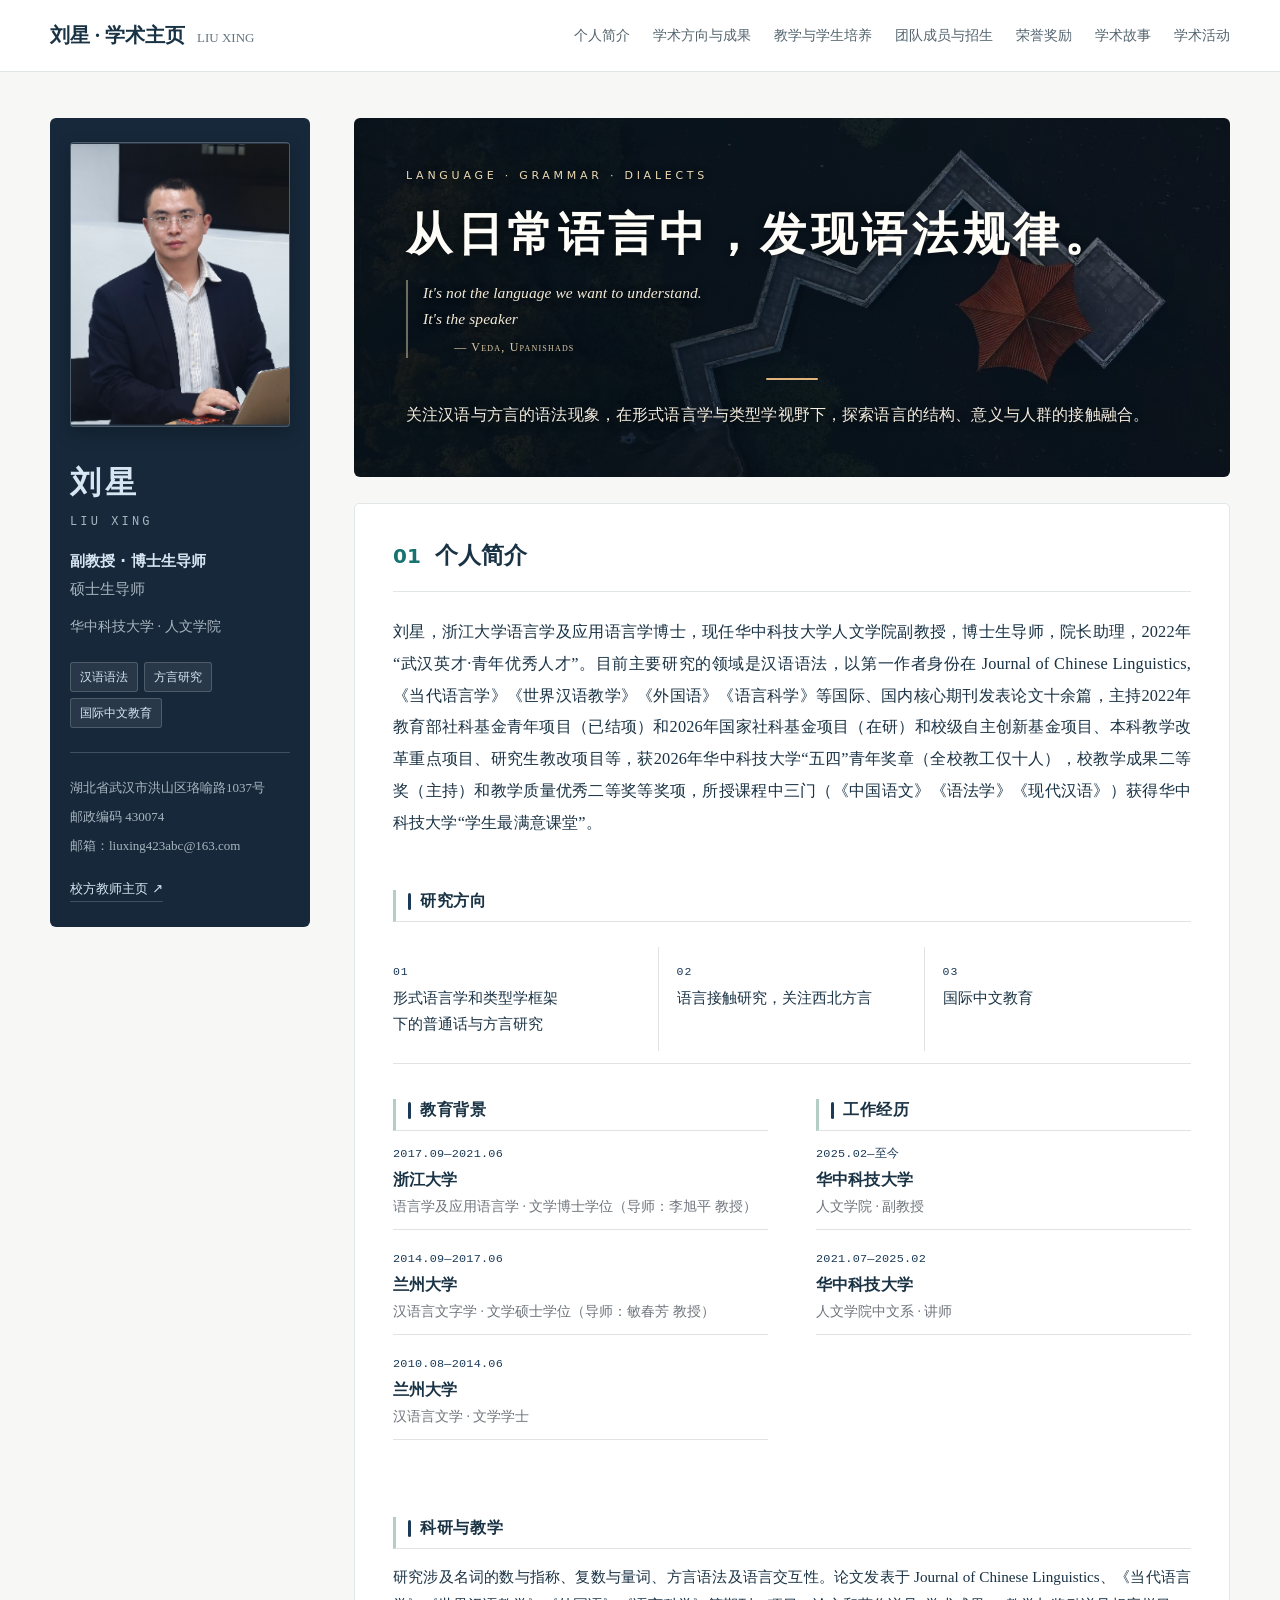
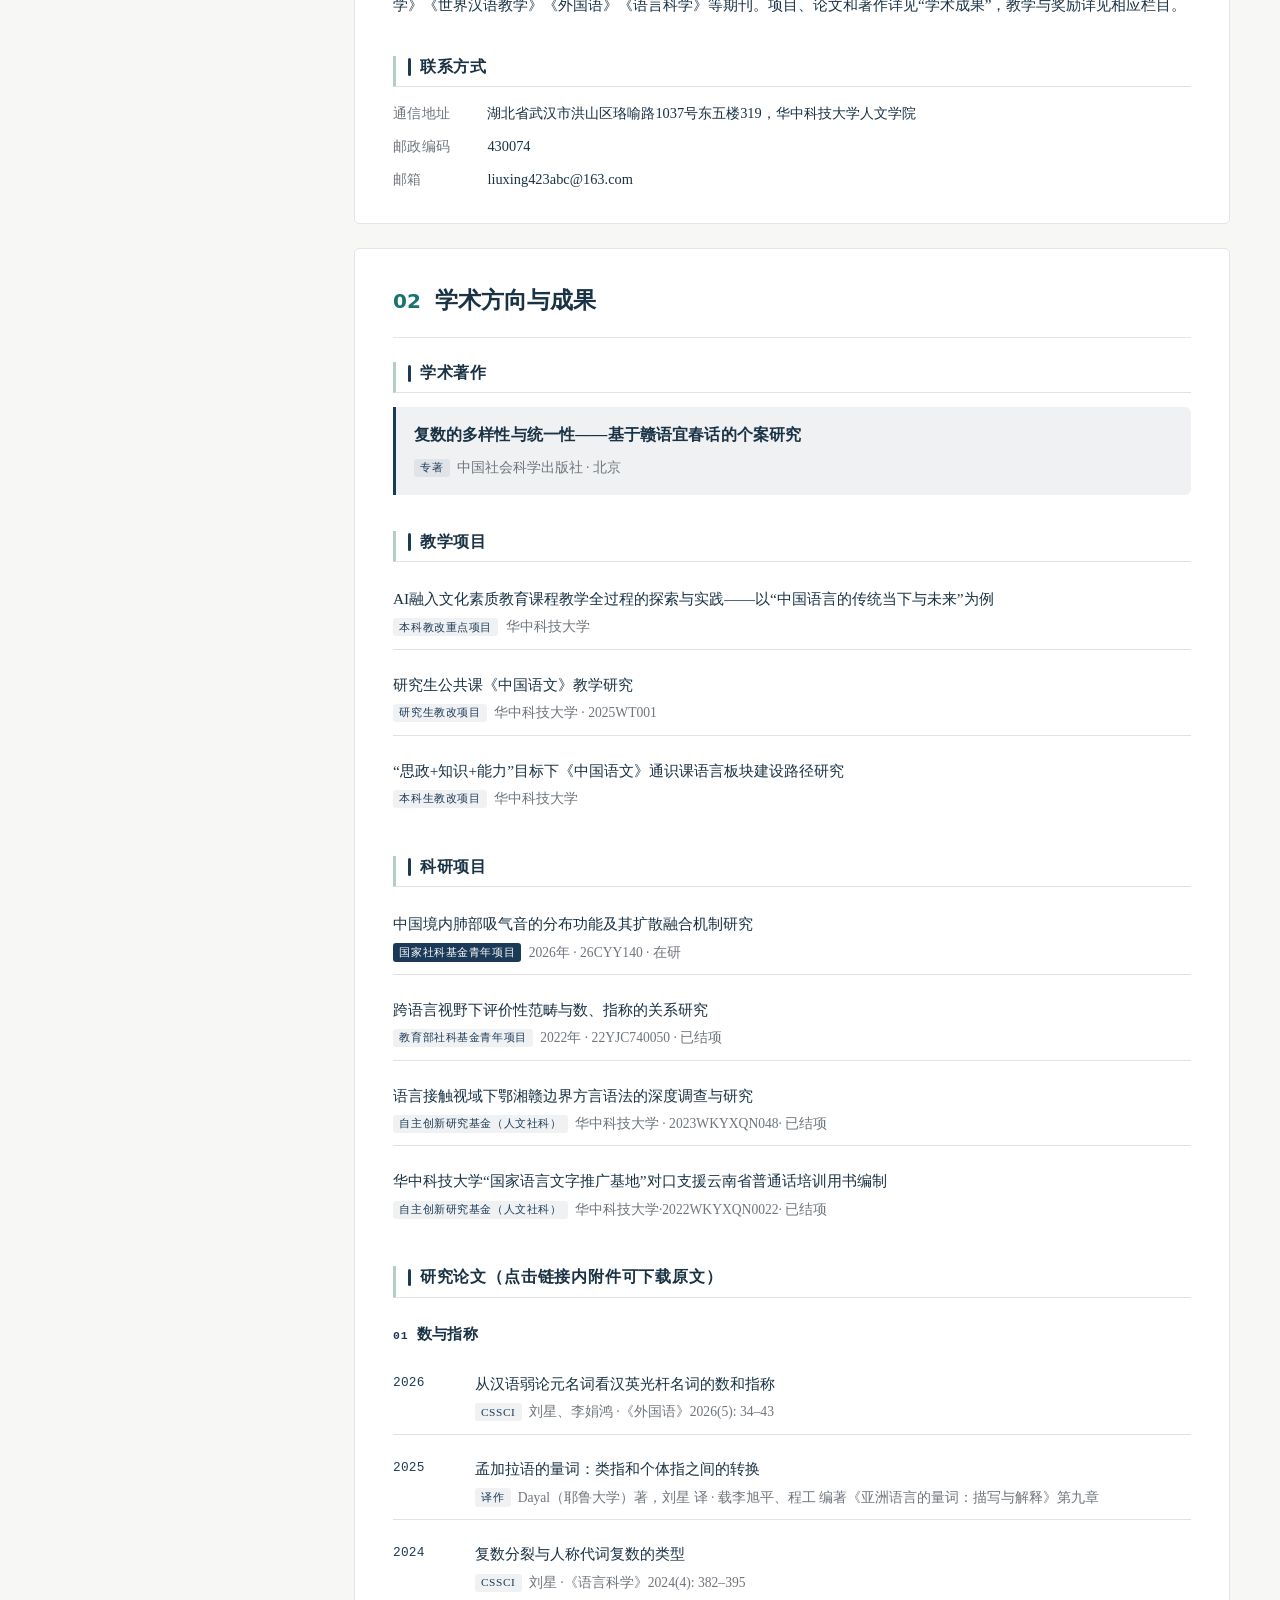
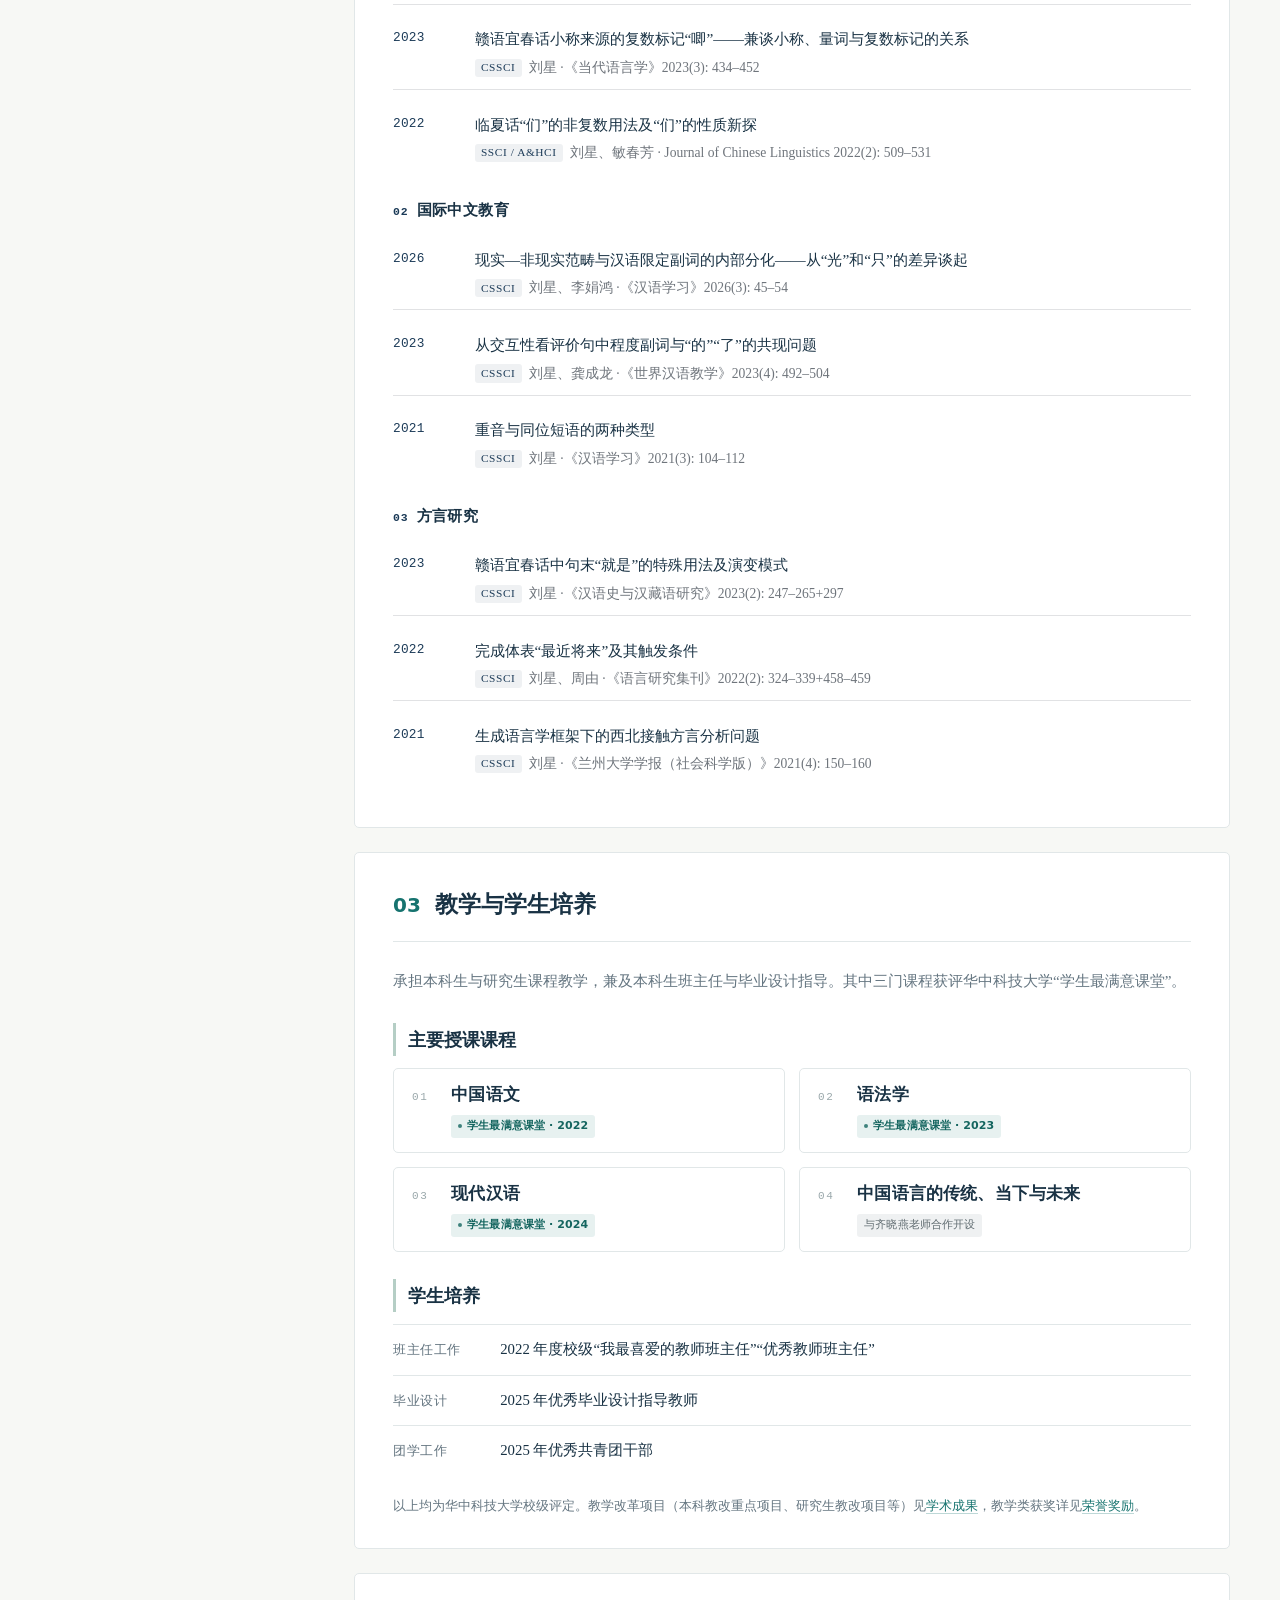
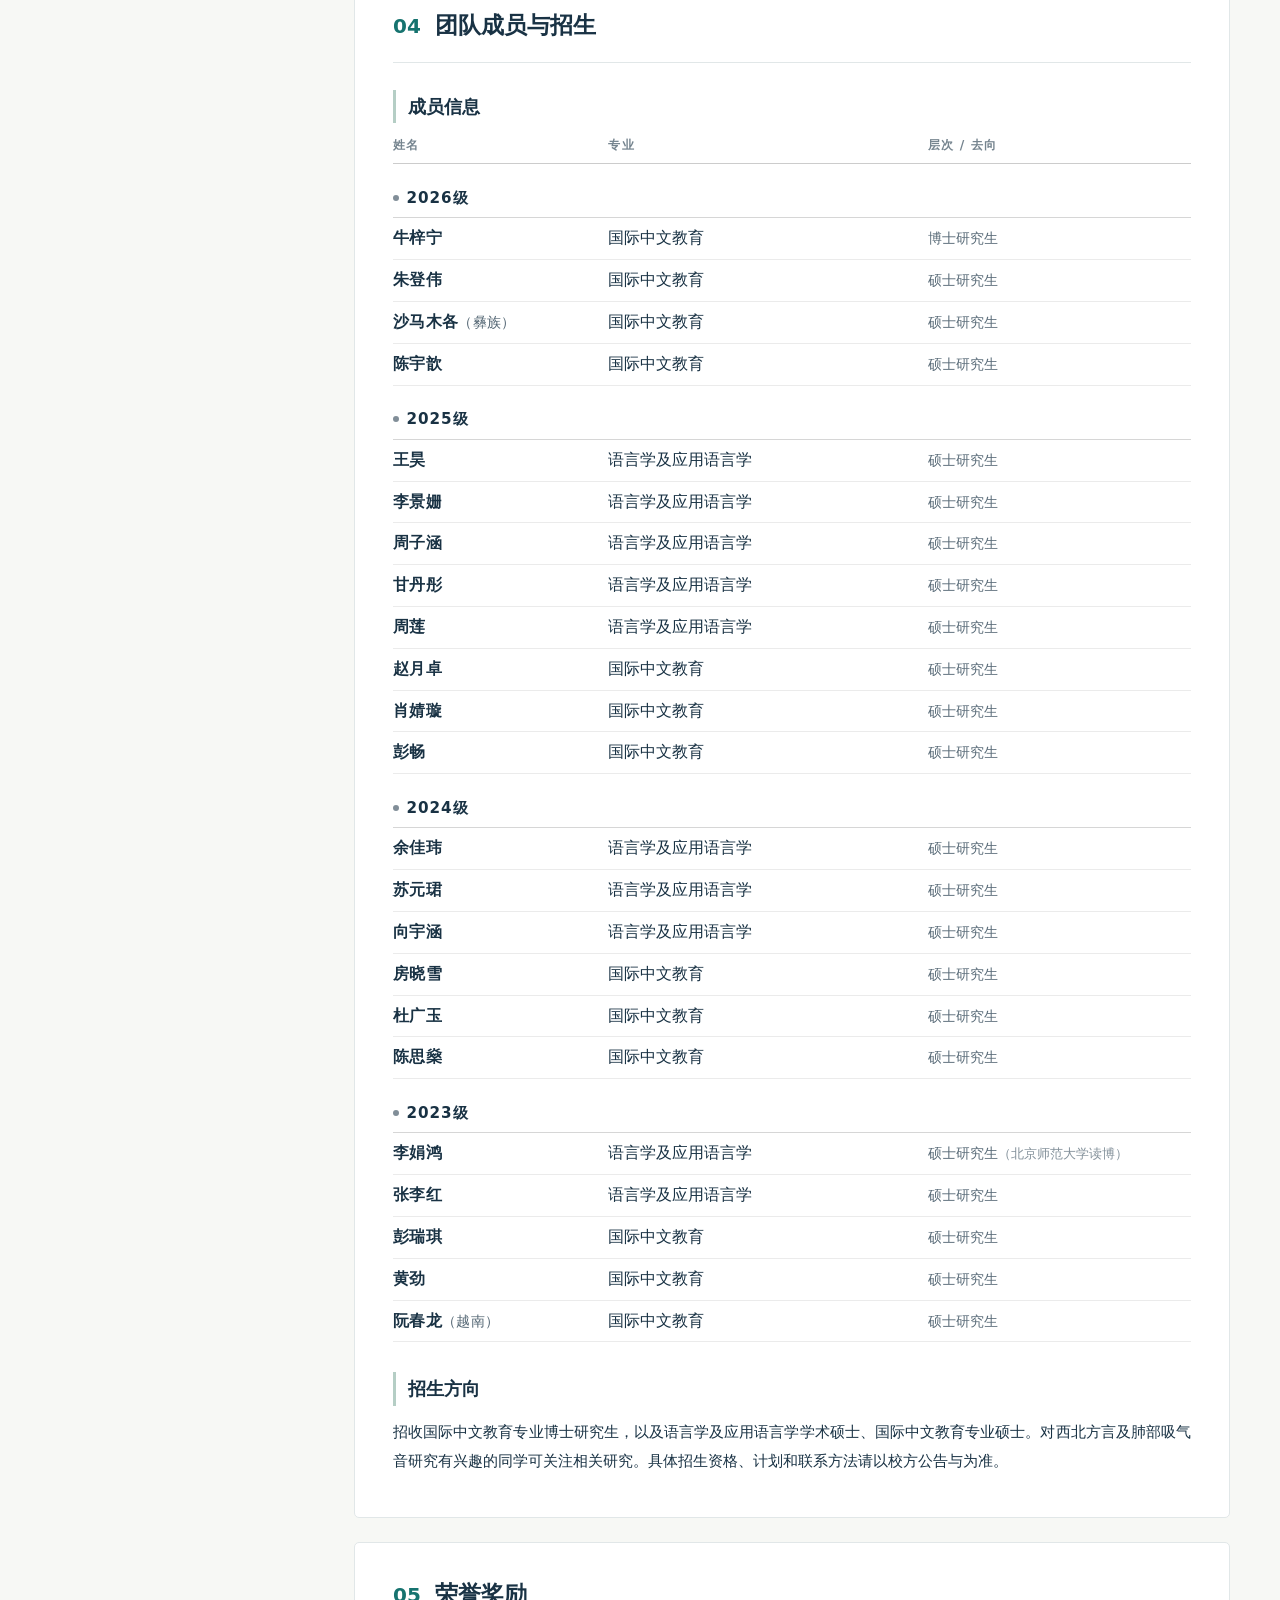
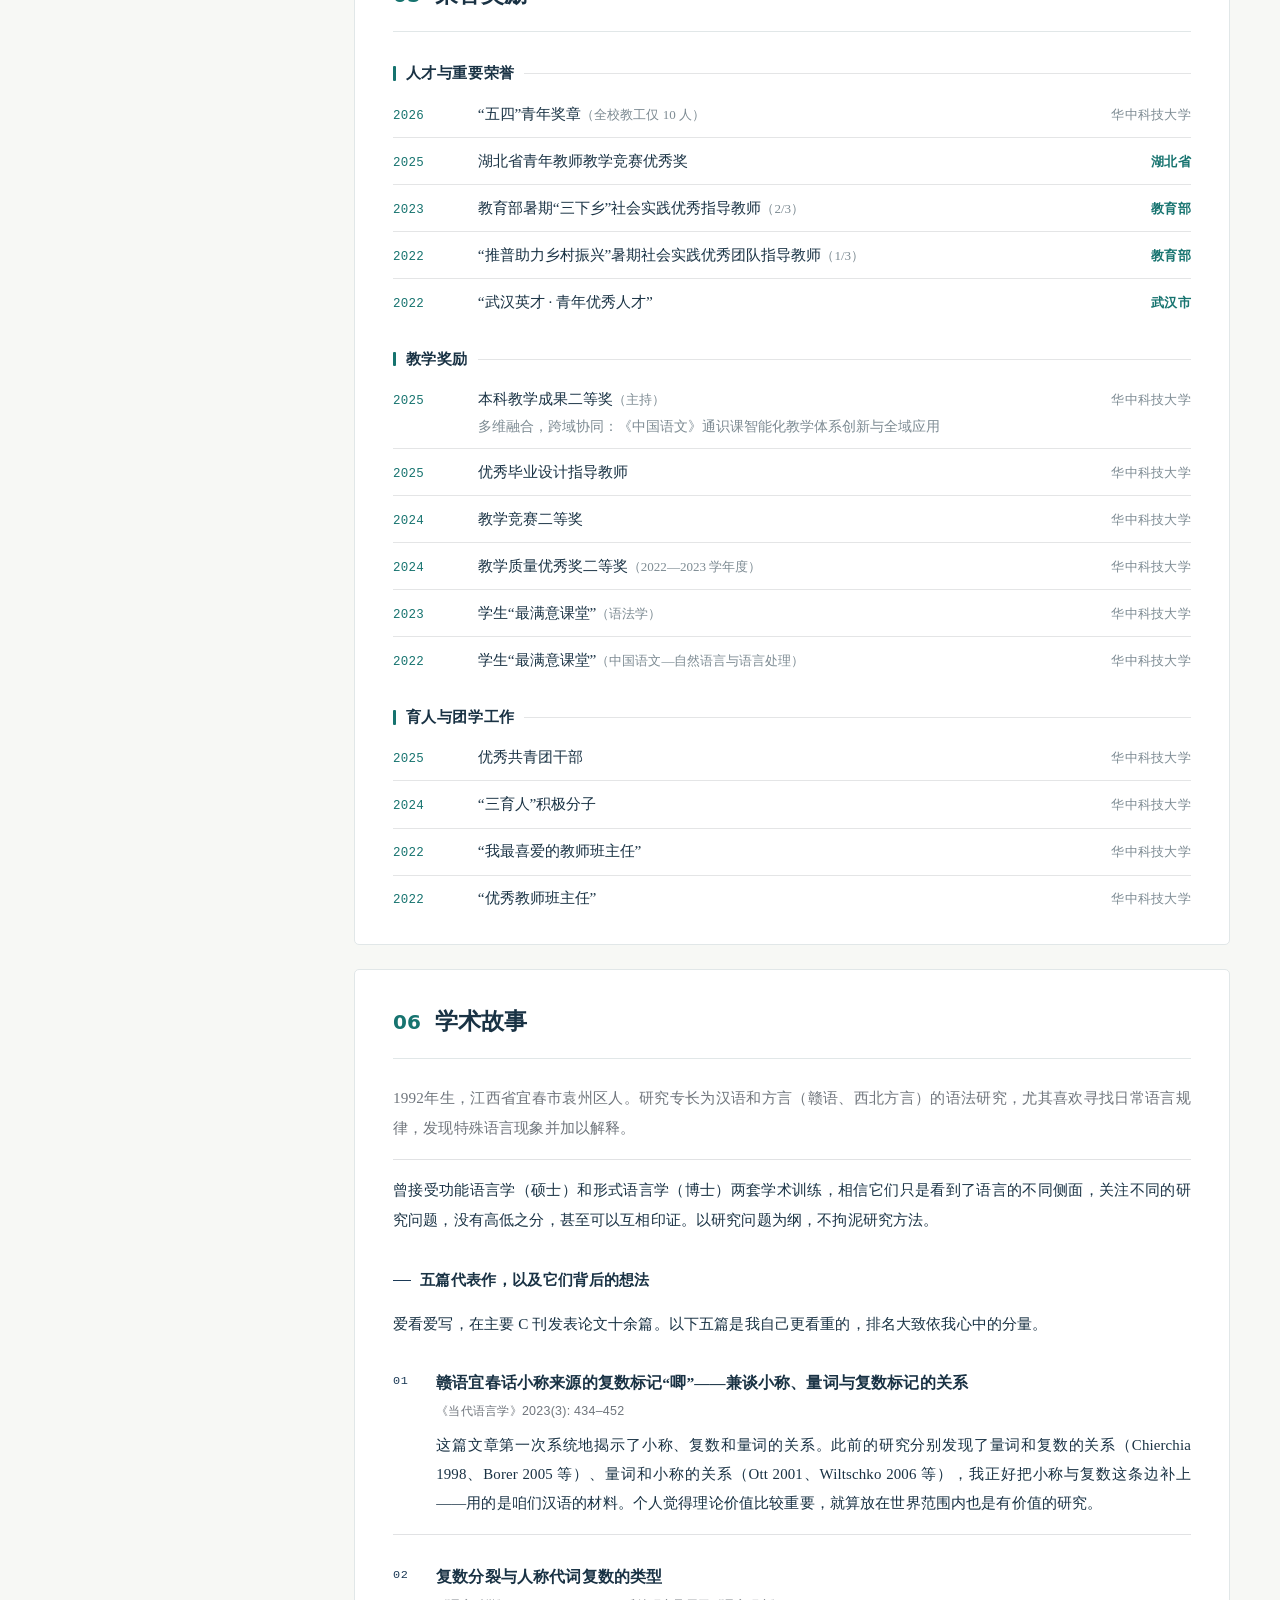
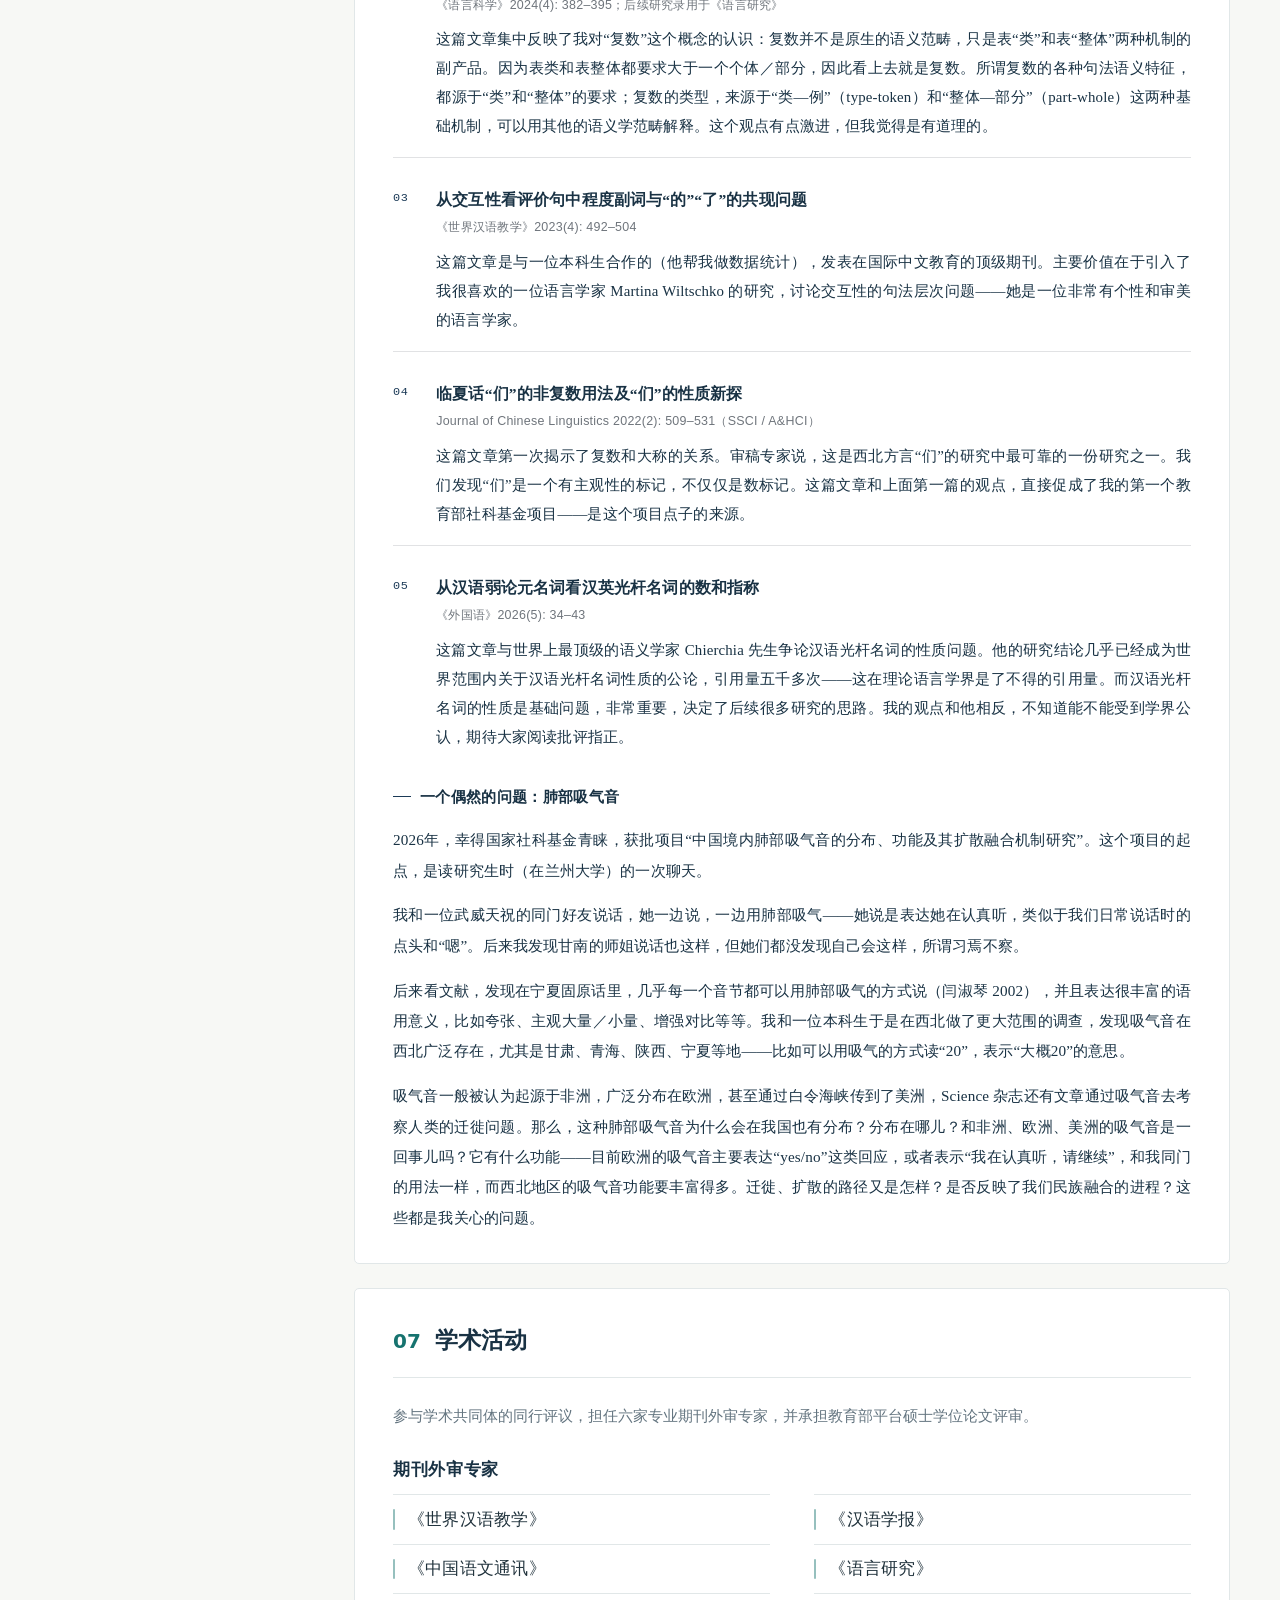
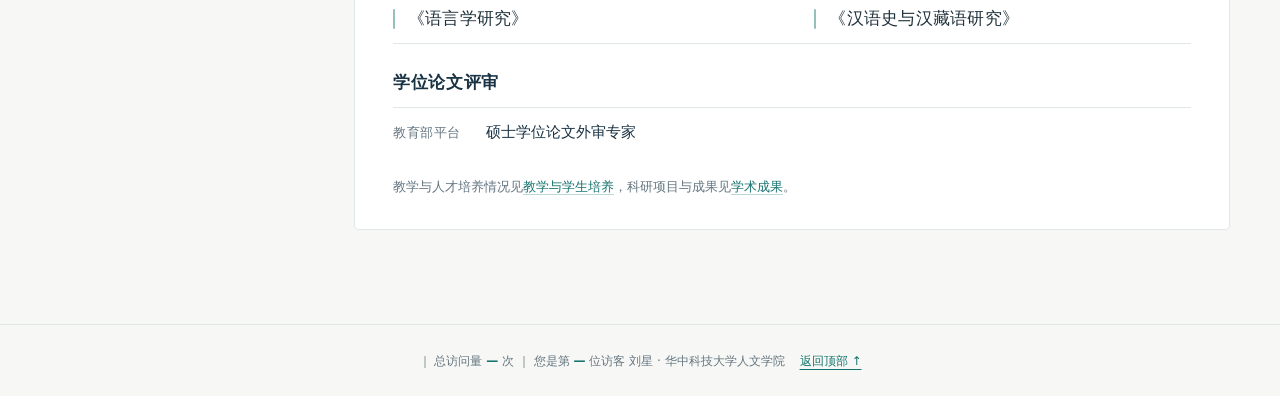
<file: index.html>
<!DOCTYPE html>
<html lang="zh-CN"><head><meta charset="utf-8"><meta name="viewport" content="width=device-width,initial-scale=1"><meta name="description" content="刘星，华中科技大学人文学院副教授、博士生导师。汉语语法、方言、语言接触与国际中文教育研究。"><title>刘星 | 华中科技大学 · 学术主页</title><link rel="stylesheet" href="assets/css/site.css"><script src="assets/js/site.js" defer></script></head><body id="top"><noscript><p class="load-error">请开启 JavaScript 以加载各栏目。您也可以直接查看 <a href="sections/about.html">个人简介</a> 或 <a href="sections/research.html">学术成果</a>。</p></noscript><div data-include="sections/navigation.html" aria-busy="true"><p class="loading-note" role="status">正在加载…</p></div><div class="shell"><div data-include="sections/profile.html" aria-busy="true"><p class="loading-note" role="status">正在加载…</p></div><main><div data-include="sections/hero.html" aria-busy="true"><p class="loading-note" role="status">正在加载…</p></div><div data-include="sections/about.html" aria-busy="true"><p class="loading-note" role="status">正在加载…</p></div><div data-include="sections/research.html" aria-busy="true"><p class="loading-note" role="status">正在加载…</p></div><div data-include="sections/teaching.html" aria-busy="true"><p class="loading-note" role="status">正在加载…</p></div><div data-include="sections/admissions.html" aria-busy="true"><p class="loading-note" role="status">正在加载…</p></div><div data-include="sections/honors.html" aria-busy="true"><p class="loading-note" role="status">正在加载…</p></div><div data-include="sections/resources.html" aria-busy="true"><p class="loading-note" role="status">正在加载…</p></div><div data-include="sections/activities.html" aria-busy="true"><p class="loading-note" role="status">正在加载…</p></div></main></div><div data-include="sections/footer.html" aria-busy="true"><p class="loading-note" role="status">正在加载…</p></div><script async src="//busuanzi.ibruce.info/busuanzi/2.3/busuanzi.pure.mini.js"></script>
</body></html>
</file>
<file: assets/css/site.css>
:root{--ink:#193244;--muted:#647580;--line:#e1e7e8;--accent:#16736f;--paper:#f7f8f5}*{box-sizing:border-box}html{scroll-behavior:smooth;scroll-padding-top:95px}body{margin:0;background:var(--paper);color:var(--ink);font-family:system-ui,-apple-system,"Segoe UI","Microsoft YaHei",sans-serif;font-size:16px;line-height:1.85}a{color:var(--accent);text-underline-offset:4px}a:hover{color:#0c4947}a:focus-visible{outline:3px solid #ad8543;outline-offset:4px}.top{position:sticky;top:0;z-index:10;background:#fffffff5;backdrop-filter:blur(12px);border-bottom:1px solid var(--line)}.top-inner{max-width:1240px;margin:auto;display:flex;align-items:center;justify-content:space-between;gap:24px;padding:17px 30px}.brand{text-decoration:none;font-weight:750;font-size:20px;color:var(--ink);white-space:nowrap}.brand span{font-weight:400;color:var(--muted);font-size:13px;margin-left:12px}nav{display:flex;gap:23px;overflow-x:auto;white-space:nowrap}nav a{text-decoration:none;color:#53646e;font-size:14px}nav a:hover,nav a[aria-current]{color:var(--accent)}.shell{max-width:1240px;margin:46px auto 70px;padding:0 30px;display:grid;grid-template-columns:260px minmax(0,1fr);gap:44px}.profile{align-self:start;position:sticky;top:110px}.photo{width:100%;height:285px;object-fit:cover;object-position:top;border-radius:4px;background:#e5e9e7}.name{font-size:31px;letter-spacing:4px;margin:17px 0 0}.roman{font-size:12px;letter-spacing:3px;color:var(--muted);margin:0 0 15px}.role{margin:0;font-size:15px}.uni{font-size:14px;color:var(--muted);margin:10px 0 22px}.tags{display:flex;gap:6px;flex-wrap:wrap}.tags span{font-size:12px;padding:3px 9px;background:#e8f0ed;color:#42655c;border-radius:3px}.contact{border-top:1px solid var(--line);margin-top:24px;padding-top:18px;font-size:13px;color:var(--muted)}.contact p{margin:5px 0}.source-link{display:inline-block;margin-top:14px;text-decoration:none;border-bottom:1px solid var(--accent);font-size:13px}.hero{padding:35px 40px;background:var(--ink);color:#fff;margin-bottom:26px;border-radius:5px;position:relative;overflow:hidden}.eyebrow{font-size:11px;letter-spacing:3px;color:#b5d5ca}.hero h1{font-size:31px;font-weight:550;margin:14px 0}.hero p{margin:0;max-width:570px;color:#cdd8dc;font-size:15px}.hero .bar{width:45px;height:3px;background:#c7a56d;margin:23px 0}.panel{background:#fff;border:1px solid var(--line);border-radius:5px;margin-bottom:24px;padding:30px 38px}.section-heading{display:flex;align-items:baseline;gap:14px;border-bottom:1px solid var(--line);padding-bottom:15px;margin-bottom:24px}.section-heading span{font-size:20px;color:var(--accent);font-weight:600}.section-heading h2{font-size:23px;font-weight:650;margin:0}.content h2{font-size:18px;margin:27px 0 12px;padding-left:12px;border-left:3px solid #b5cec5}.content p{margin:12px 0}.content ul,.content ol{padding-left:24px}.content li{padding-left:4px;margin:12px 0}.content li a{color:var(--ink);text-decoration:none}.content li a:hover{color:var(--accent);text-decoration:underline}.content section{margin:0 0 30px}.content section:last-child{margin-bottom:0}.content>p:last-child{font-size:14px;color:var(--muted)}footer{border-top:1px solid var(--line);padding:25px 24px;text-align:center;font-size:12px;color:var(--muted)}.back{display:inline-block;margin-left:15px}@media(max-width:1000px){.brand span{display:none}.top-inner{gap:20px}nav{gap:17px}.shell{gap:27px;grid-template-columns:220px minmax(0,1fr)}.photo{height:250px}.panel{padding:25px}.hero{padding:29px}.hero h1{font-size:26px}}@media(max-width:740px){.top-inner{display:block;padding:12px 20px}.brand{font-size:18px}nav{margin-top:7px;padding-bottom:4px}.shell{display:block;margin-top:25px;padding:0 18px}.profile{position:static;display:grid;grid-template-columns:110px minmax(0,1fr);gap:0 20px;margin-bottom:28px}.photo{width:110px;height:145px;grid-column:1;grid-row:1/7}.name{font-size:26px;margin-top:0}.roman{margin-bottom:5px}.role,.uni{font-size:13px;margin:0}.tags{grid-column:1/-1;margin-top:16px}.contact{grid-column:1/-1;margin-top:15px;padding-top:12px}.source-link{grid-column:1/-1;margin-top:7px;width:max-content}.panel{padding:24px 20px}.hero{padding:27px 24px}.hero h1{font-size:24px}.hero p{font-size:14px}.content{font-size:15px}.section-heading{margin-bottom:18px}html{scroll-padding-top:115px}}@media(prefers-reduced-motion:reduce){html{scroll-behavior:auto}}

.loading-note{color:var(--muted);font-size:14px}.load-error{padding:18px;border:1px solid #d4a35b;background:#fff8ed;border-radius:4px}.load-error button{cursor:pointer;background:#193244;color:white;padding:7px 14px;border:0;font:inherit;border-radius:3px}
[data-include="sections/profile.html"]{align-self:start;position:sticky;top:110px}[data-include="sections/profile.html"] .profile{position:static}[data-include="sections/navigation.html"]{position:sticky;top:0;z-index:10}[data-include="sections/navigation.html"] .top{position:static}@media(max-width:740px){[data-include="sections/profile.html"]{position:static}}
#busuanzi_value_site_pv,
#busuanzi_value_site_uv{color:var(--accent);font-variant-numeric:tabular-nums;font-weight:600}
</file>
